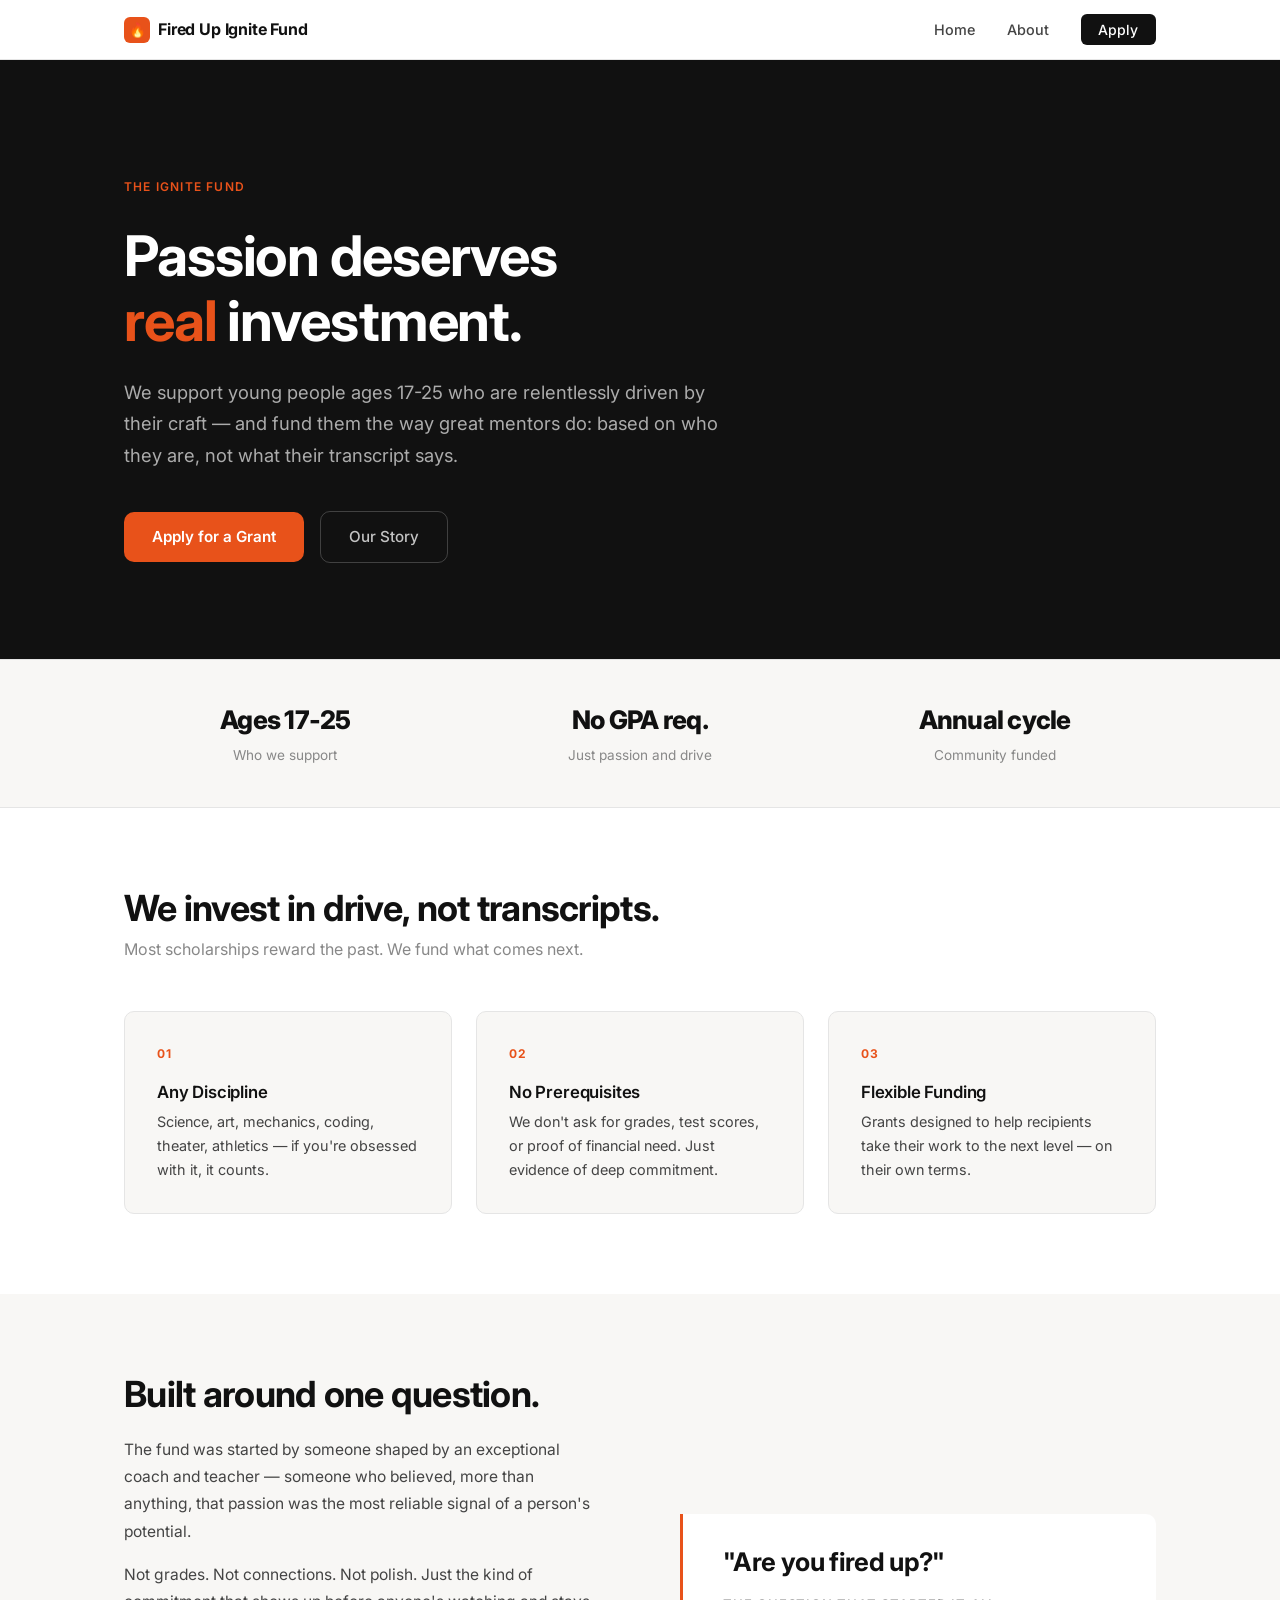
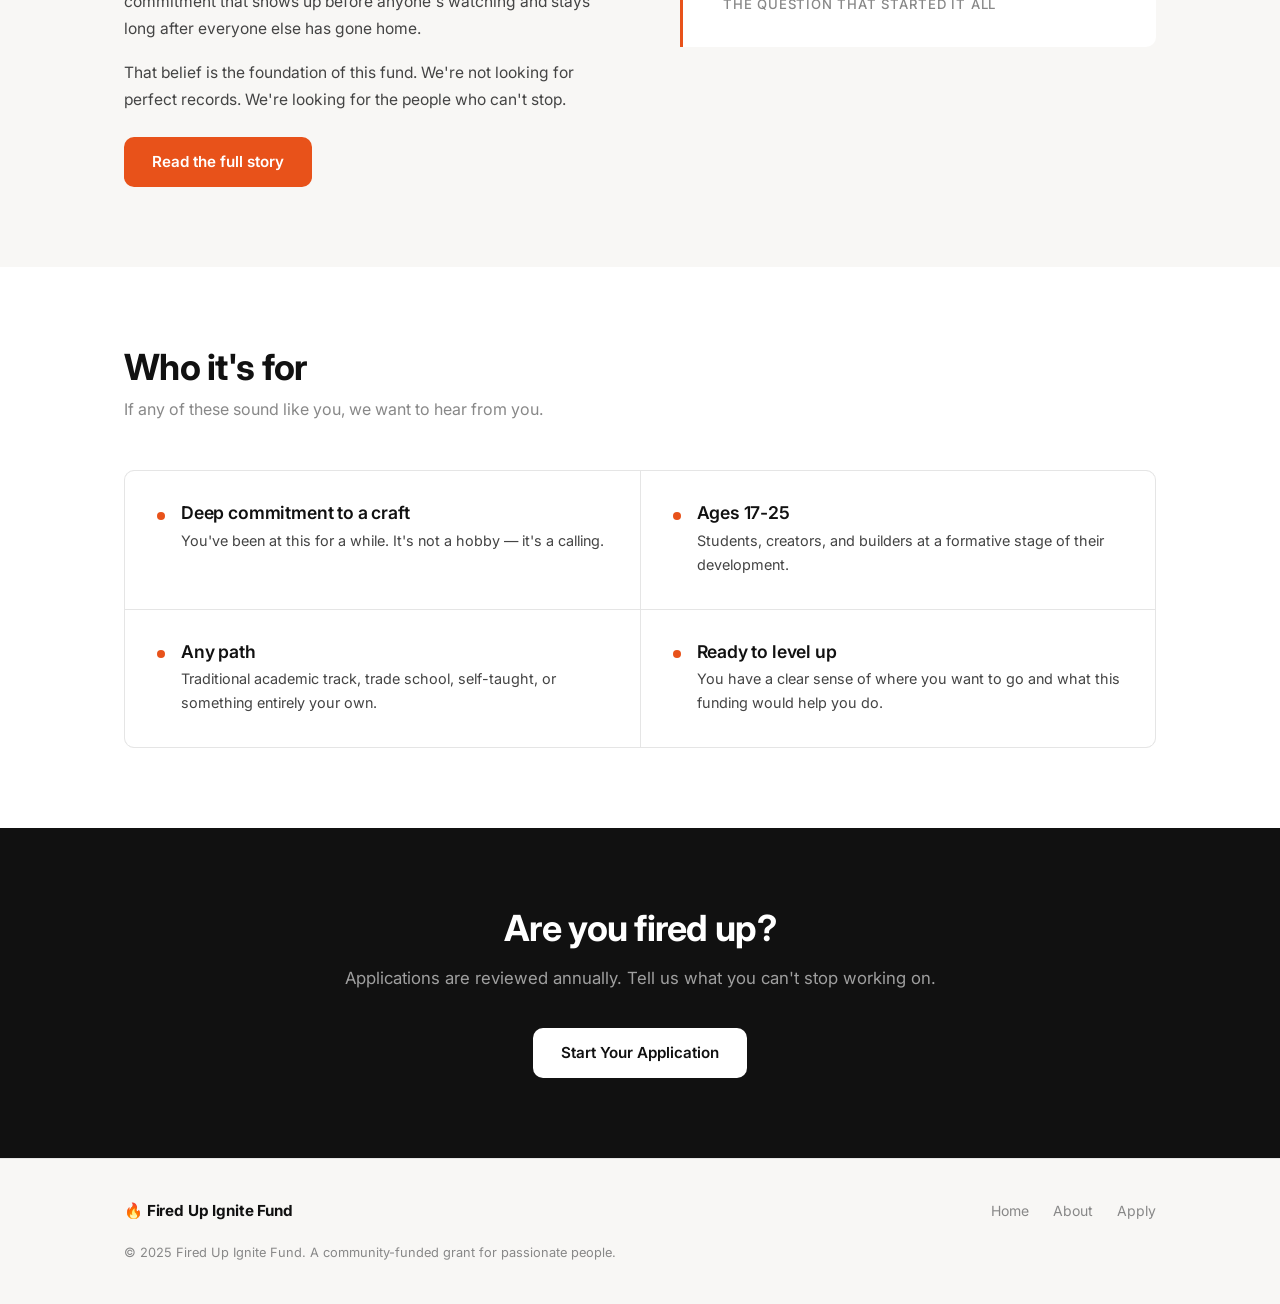
<file: index.html>
<!DOCTYPE html>
<html lang="en">
<head>
  <meta charset="UTF-8" />
  <meta name="viewport" content="width=device-width, initial-scale=1.0" />
  <title>Fired Up Ignite Fund — Grants for People Who Can't Stop</title>
  <meta name="description" content="The Fired Up Ignite Fund supports young people ages 17-25 who are relentlessly passionate about their craft. No GPA required. Just evidence of fire." />
  <link rel="preconnect" href="https://fonts.googleapis.com" />
  <link rel="preconnect" href="https://fonts.gstatic.com" crossorigin />
  <link href="https://fonts.googleapis.com/css2?family=Inter:wght@400;500;600;700;800&display=swap" rel="stylesheet" />
  <link rel="stylesheet" href="css/style.css" />
</head>
<body>
  <nav>
    <div class="nav-inner">
      <a class="nav-logo" href="index.html"><span class="logo-mark">🔥</span> Fired Up Ignite Fund</a>
      <ul class="nav-links">
        <li><a href="index.html">Home</a></li>
        <li><a href="about.html">About</a></li>
        <li><a href="apply.html" class="nav-cta">Apply</a></li>
      </ul>
    </div>
  </nav>
  <section class="hero">
    <div class="container">
      <div class="hero-eyebrow">The IGNITE Fund</div>
      <h1>Passion deserves <em>real</em> investment.</h1>
      <p>We support young people ages 17-25 who are relentlessly driven by their craft — and fund them the way great mentors do: based on who they are, not what their transcript says.</p>
      <div class="hero-actions">
        <a href="apply.html" class="btn-primary">Apply for a Grant</a>
        <a href="about.html" class="btn-secondary">Our Story</a>
      </div>
    </div>
  </section>
  <div class="stats">
    <div class="container">
      <div class="stats-grid">
        <div><span class="stat-num">Ages 17-25</span><span class="stat-label">Who we support</span></div>
        <div><span class="stat-num">No GPA req.</span><span class="stat-label">Just passion and drive</span></div>
        <div><span class="stat-num">Annual cycle</span><span class="stat-label">Community funded</span></div>
      </div>
    </div>
  </div>
  <section class="pillars">
    <div class="container">
      <h2>We invest in drive, not transcripts.</h2>
      <p class="lead">Most scholarships reward the past. We fund what comes next.</p>
      <div class="pillars-grid">
        <div class="pillar-card"><span class="pillar-num">01</span><h3>Any Discipline</h3><p>Science, art, mechanics, coding, theater, athletics — if you're obsessed with it, it counts.</p></div>
        <div class="pillar-card"><span class="pillar-num">02</span><h3>No Prerequisites</h3><p>We don't ask for grades, test scores, or proof of financial need. Just evidence of deep commitment.</p></div>
        <div class="pillar-card"><span class="pillar-num">03</span><h3>Flexible Funding</h3><p>Grants designed to help recipients take their work to the next level — on their own terms.</p></div>
      </div>
    </div>
  </section>
  <section class="story">
    <div class="container">
      <div class="story-inner">
        <div class="story-text">
          <h2>Built around one question.</h2>
          <p>The fund was started by someone shaped by an exceptional coach and teacher — someone who believed, more than anything, that passion was the most reliable signal of a person's potential.</p>
          <p>Not grades. Not connections. Not polish. Just the kind of commitment that shows up before anyone's watching and stays long after everyone else has gone home.</p>
          <p>That belief is the foundation of this fund. We're not looking for perfect records. We're looking for the people who can't stop.</p>
          <a href="about.html" class="btn-primary">Read the full story</a>
        </div>
        <div class="story-pull">
          <blockquote>"Are you fired up?"</blockquote>
          <cite>The question that started it all</cite>
        </div>
      </div>
    </div>
  </section>
  <section class="eligibility">
    <div class="container">
      <h2>Who it's for</h2>
      <p class="lead">If any of these sound like you, we want to hear from you.</p>
      <div class="elig-grid">
        <div class="elig-card"><div class="elig-dot"></div><div><h3>Deep commitment to a craft</h3><p>You've been at this for a while. It's not a hobby — it's a calling.</p></div></div>
        <div class="elig-card"><div class="elig-dot"></div><div><h3>Ages 17-25</h3><p>Students, creators, and builders at a formative stage of their development.</p></div></div>
        <div class="elig-card"><div class="elig-dot"></div><div><h3>Any path</h3><p>Traditional academic track, trade school, self-taught, or something entirely your own.</p></div></div>
        <div class="elig-card"><div class="elig-dot"></div><div><h3>Ready to level up</h3><p>You have a clear sense of where you want to go and what this funding would help you do.</p></div></div>
      </div>
    </div>
  </section>
  <section class="cta-banner">
    <div class="container">
      <h2>Are you fired up?</h2>
      <p>Applications are reviewed annually. Tell us what you can't stop working on.</p>
      <a href="apply.html" class="btn-white">Start Your Application</a>
    </div>
  </section>
  <footer>
    <div class="container">
      <div class="footer-inner">
        <span class="footer-logo">🔥 Fired Up Ignite Fund</span>
        <ul class="footer-links">
          <li><a href="index.html">Home</a></li>
          <li><a href="about.html">About</a></li>
          <li><a href="apply.html">Apply</a></li>
        </ul>
      </div>
      <p class="footer-copy">© 2025 Fired Up Ignite Fund. A community-funded grant for passionate people.</p>
    </div>
  </footer>
</body>
</html>
</file>
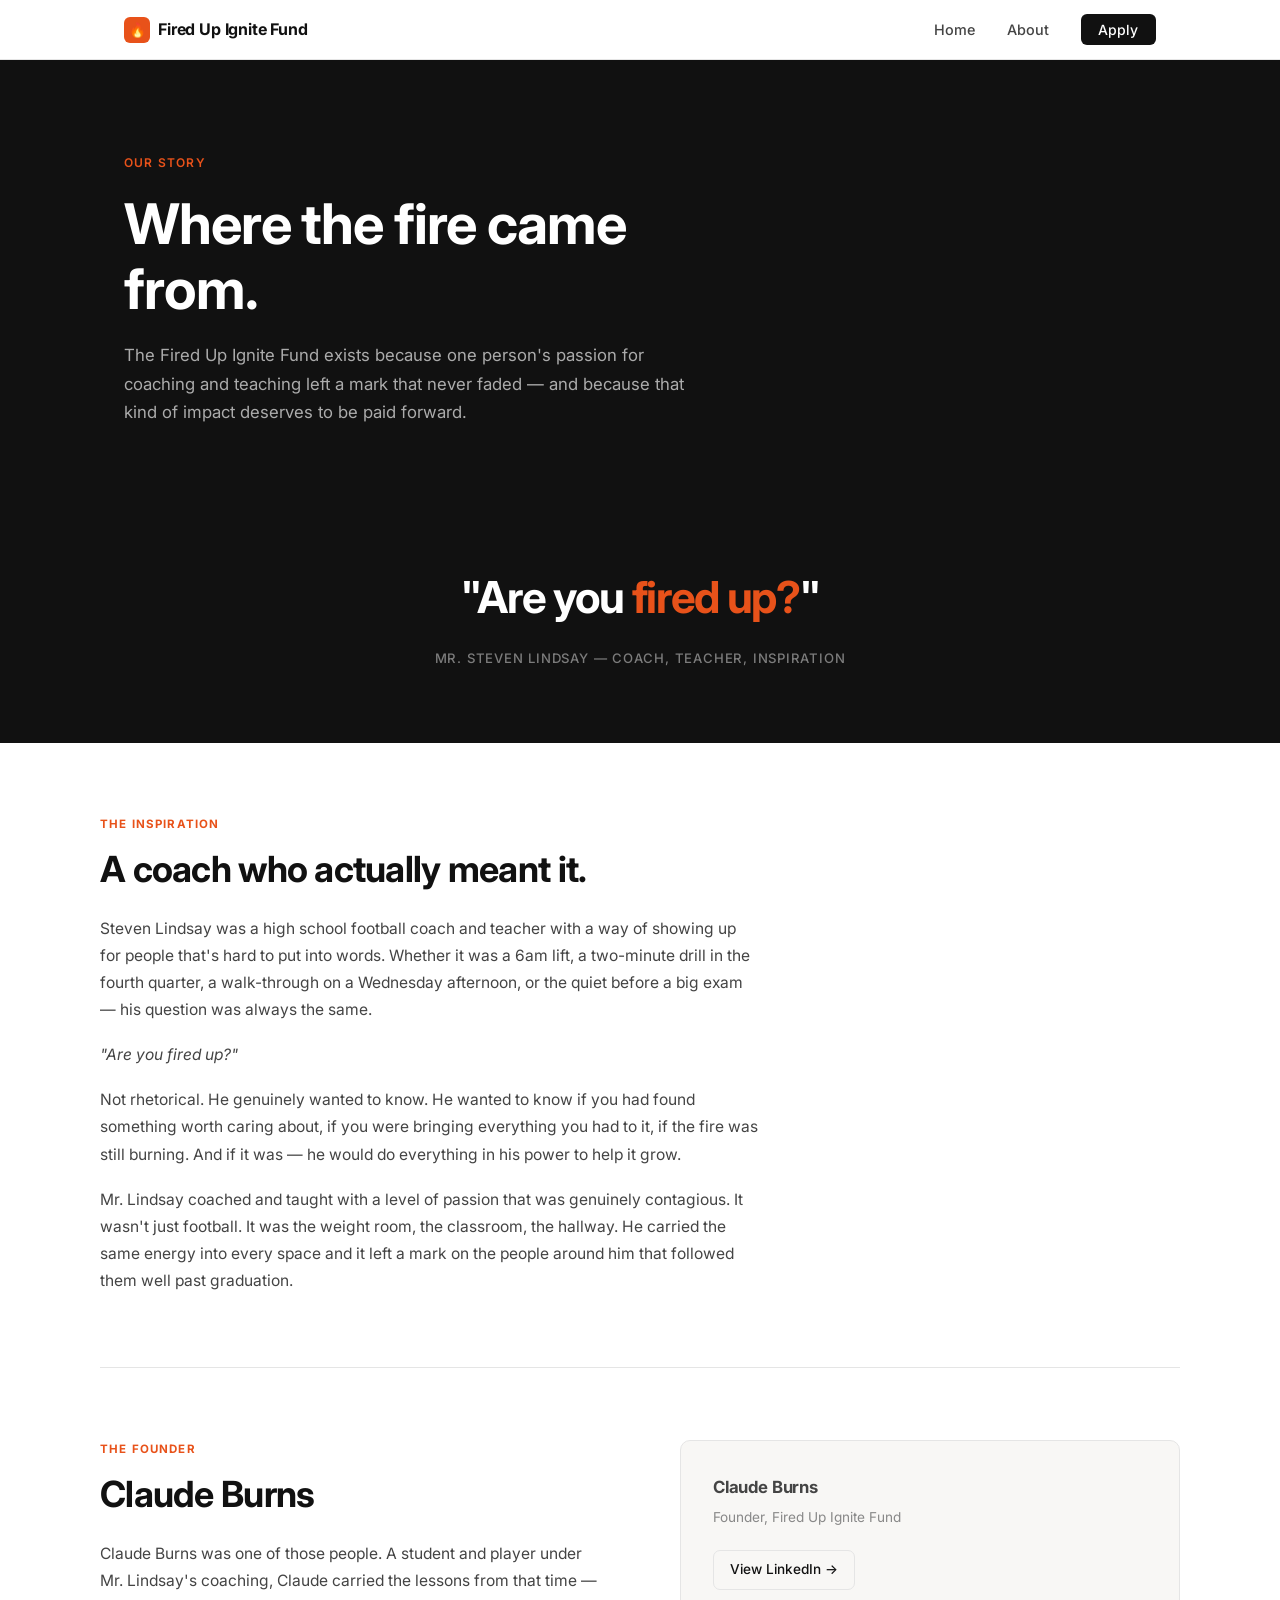
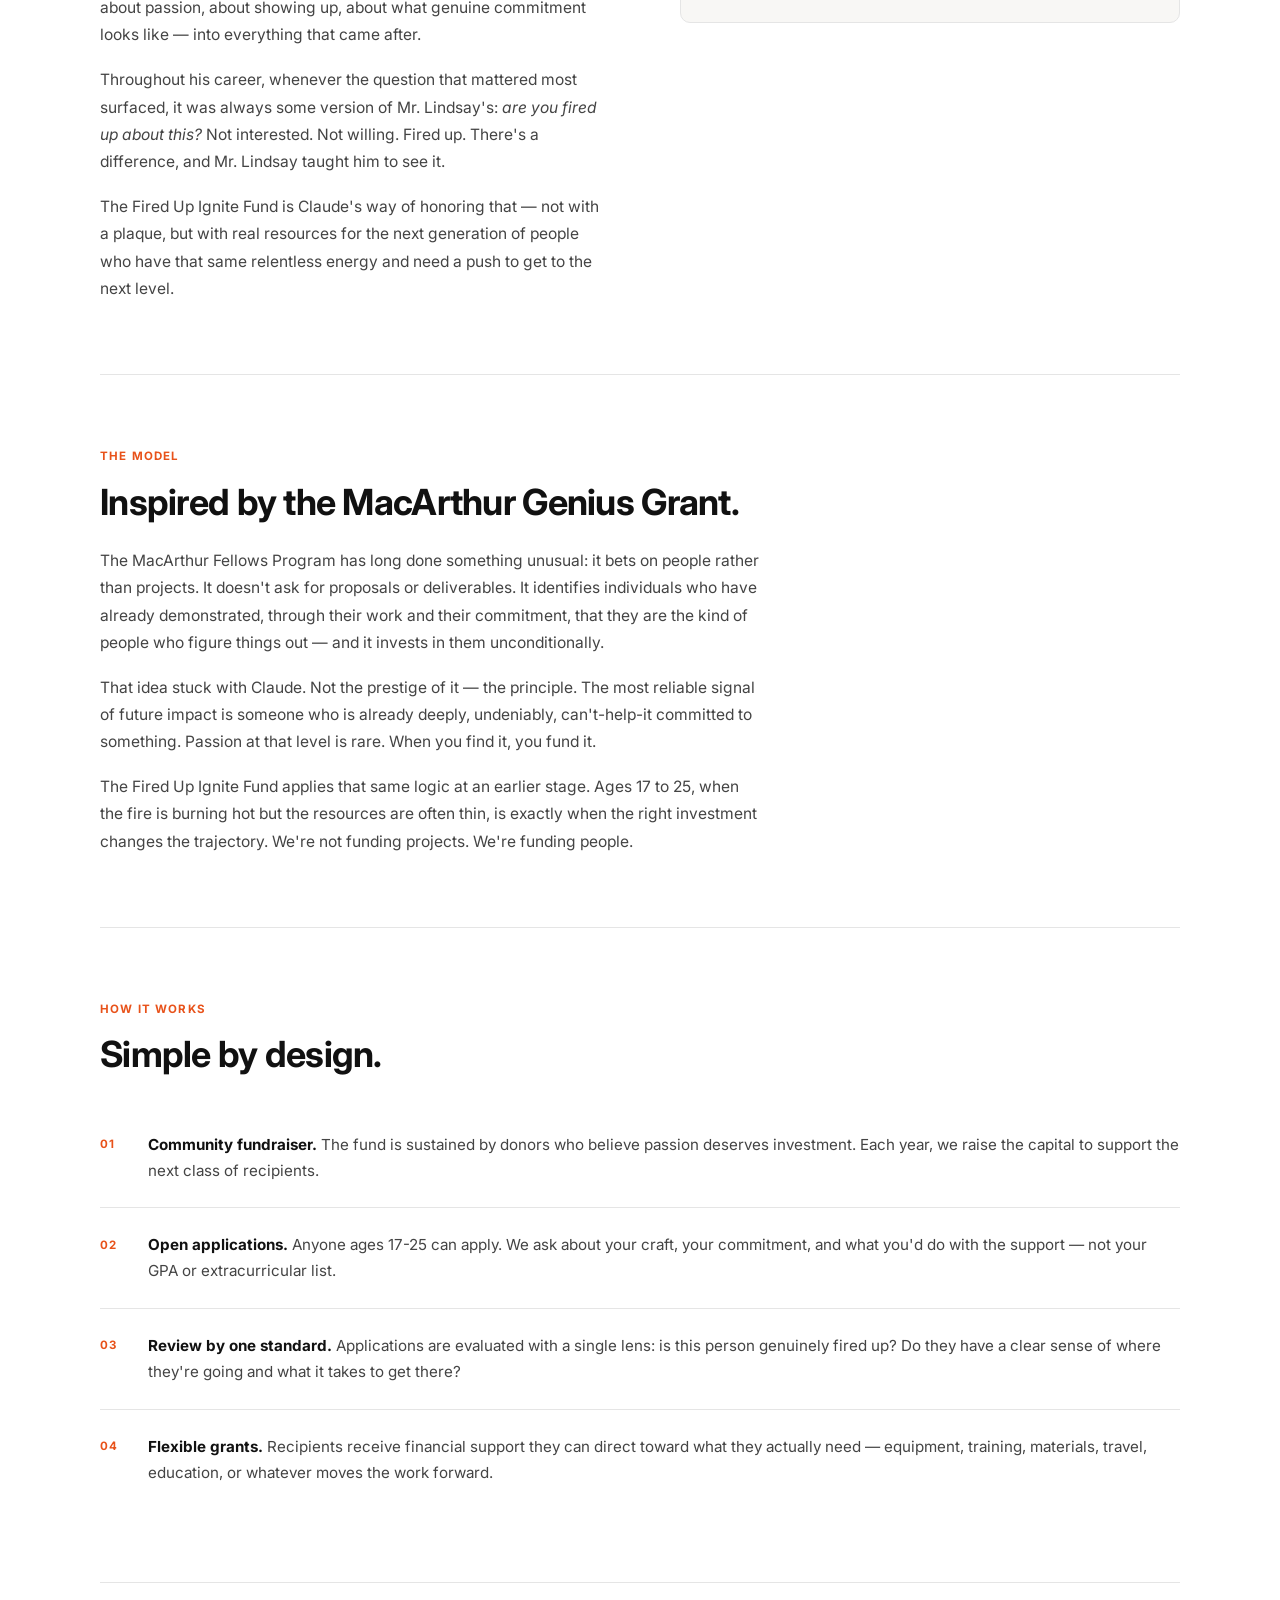
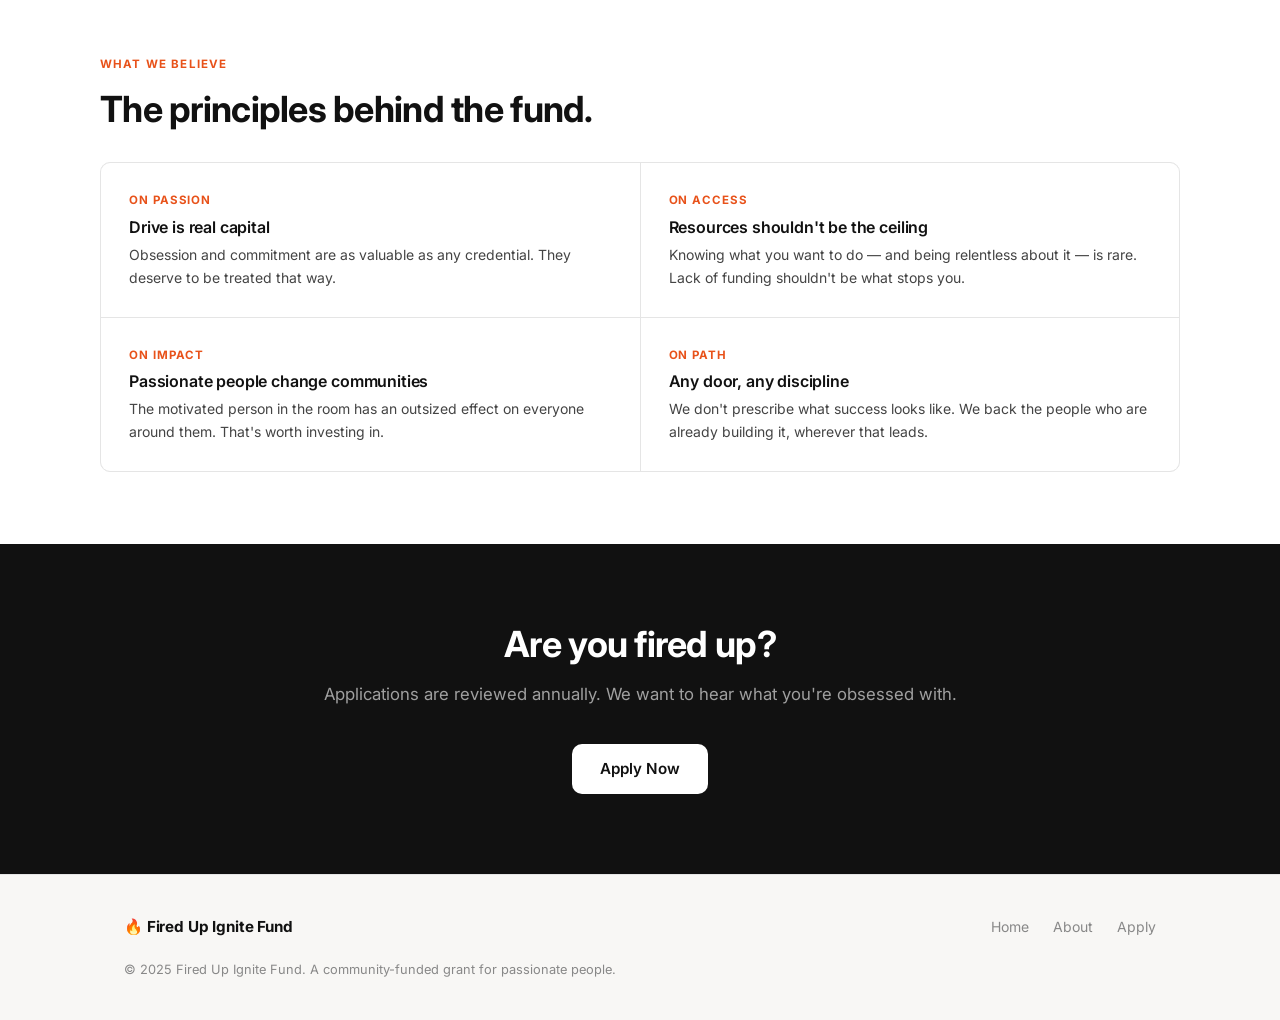
<file: about.html>
<!DOCTYPE html>
<html lang="en">
<head>
  <meta charset="UTF-8" />
  <meta name="viewport" content="width=device-width, initial-scale=1.0" />
  <title>About — Fired Up Ignite Fund</title>
  <meta name="description" content="The story behind the Fired Up Ignite Fund — founded by Claude Burns, inspired by a coach and teacher who believed passion was the most reliable signal of potential." />
  <link rel="preconnect" href="https://fonts.googleapis.com" />
  <link rel="preconnect" href="https://fonts.gstatic.com" crossorigin />
  <link href="https://fonts.googleapis.com/css2?family=Inter:wght@400;500;600;700;800&display=swap" rel="stylesheet" />
  <link rel="stylesheet" href="css/style.css" />
</head>
<body>
  <nav>
    <div class="nav-inner">
      <a class="nav-logo" href="index.html"><span class="logo-mark">🔥</span> Fired Up Ignite Fund</a>
      <ul class="nav-links">
        <li><a href="index.html">Home</a></li>
        <li><a href="about.html">About</a></li>
        <li><a href="apply.html" class="nav-cta">Apply</a></li>
      </ul>
    </div>
  </nav>

  <section class="about-hero">
    <div class="container">
      <div class="hero-eyebrow">Our Story</div>
      <h1>Where the fire came from.</h1>
      <p>The Fired Up Ignite Fund exists because one person's passion for coaching and teaching left a mark that never faded — and because that kind of impact deserves to be paid forward.</p>
    </div>
  </section>

  <div class="big-quote">
    <div class="container">
      <blockquote>"Are you <em>fired up?</em>"</blockquote>
      <cite>Mr. Steven Lindsay — Coach, Teacher, Inspiration</cite>
    </div>
  </div>

  <div class="about-body">

    <section class="about-section container">
      <span class="about-label">The Inspiration</span>
      <h2>A coach who actually meant it.</h2>
      <p>Steven Lindsay was a high school football coach and teacher with a way of showing up for people that's hard to put into words. Whether it was a 6am lift, a two-minute drill in the fourth quarter, a walk-through on a Wednesday afternoon, or the quiet before a big exam — his question was always the same.</p>
      <p><em>"Are you fired up?"</em></p>
      <p>Not rhetorical. He genuinely wanted to know. He wanted to know if you had found something worth caring about, if you were bringing everything you had to it, if the fire was still burning. And if it was — he would do everything in his power to help it grow.</p>
      <p>Mr. Lindsay coached and taught with a level of passion that was genuinely contagious. It wasn't just football. It was the weight room, the classroom, the hallway. He carried the same energy into every space and it left a mark on the people around him that followed them well past graduation.</p>
    </section>

    <section class="about-section container">
      <div class="founder-block">
        <div class="about-section-text">
          <span class="about-label">The Founder</span>
          <h2>Claude Burns</h2>
          <p>Claude Burns was one of those people. A student and player under Mr. Lindsay's coaching, Claude carried the lessons from that time — about passion, about showing up, about what genuine commitment looks like — into everything that came after.</p>
          <p>Throughout his career, whenever the question that mattered most surfaced, it was always some version of Mr. Lindsay's: <em>are you fired up about this?</em> Not interested. Not willing. Fired up. There's a difference, and Mr. Lindsay taught him to see it.</p>
          <p>The Fired Up Ignite Fund is Claude's way of honoring that — not with a plaque, but with real resources for the next generation of people who have that same relentless energy and need a push to get to the next level.</p>
        </div>
        <div class="founder-aside">
          <p class="founder-name">Claude Burns</p>
          <p class="founder-title">Founder, Fired Up Ignite Fund</p>
          <a href="https://www.linkedin.com/in/claudeburns" target="_blank" rel="noopener noreferrer" class="btn-outline">View LinkedIn →</a>
        </div>
      </div>
    </section>

    <section class="about-section container">
      <span class="about-label">The Model</span>
      <h2>Inspired by the MacArthur Genius Grant.</h2>
      <p>The MacArthur Fellows Program has long done something unusual: it bets on people rather than projects. It doesn't ask for proposals or deliverables. It identifies individuals who have already demonstrated, through their work and their commitment, that they are the kind of people who figure things out — and it invests in them unconditionally.</p>
      <p>That idea stuck with Claude. Not the prestige of it — the principle. The most reliable signal of future impact is someone who is already deeply, undeniably, can't-help-it committed to something. Passion at that level is rare. When you find it, you fund it.</p>
      <p>The Fired Up Ignite Fund applies that same logic at an earlier stage. Ages 17 to 25, when the fire is burning hot but the resources are often thin, is exactly when the right investment changes the trajectory. We're not funding projects. We're funding people.</p>
    </section>

    <section class="about-section container">
      <span class="about-label">How It Works</span>
      <h2>Simple by design.</h2>
      <div class="timeline">
        <div class="timeline-item"><span class="timeline-num">01</span><p><strong>Community fundraiser.</strong> The fund is sustained by donors who believe passion deserves investment. Each year, we raise the capital to support the next class of recipients.</p></div>
        <div class="timeline-item"><span class="timeline-num">02</span><p><strong>Open applications.</strong> Anyone ages 17-25 can apply. We ask about your craft, your commitment, and what you'd do with the support — not your GPA or extracurricular list.</p></div>
        <div class="timeline-item"><span class="timeline-num">03</span><p><strong>Review by one standard.</strong> Applications are evaluated with a single lens: is this person genuinely fired up? Do they have a clear sense of where they're going and what it takes to get there?</p></div>
        <div class="timeline-item"><span class="timeline-num">04</span><p><strong>Flexible grants.</strong> Recipients receive financial support they can direct toward what they actually need — equipment, training, materials, travel, education, or whatever moves the work forward.</p></div>
      </div>
    </section>

    <section class="about-section container">
      <span class="about-label">What We Believe</span>
      <h2>The principles behind the fund.</h2>
      <div class="values-grid">
        <div class="value-item"><span class="value-label">On passion</span><h3>Drive is real capital</h3><p>Obsession and commitment are as valuable as any credential. They deserve to be treated that way.</p></div>
        <div class="value-item"><span class="value-label">On access</span><h3>Resources shouldn't be the ceiling</h3><p>Knowing what you want to do — and being relentless about it — is rare. Lack of funding shouldn't be what stops you.</p></div>
        <div class="value-item"><span class="value-label">On impact</span><h3>Passionate people change communities</h3><p>The motivated person in the room has an outsized effect on everyone around them. That's worth investing in.</p></div>
        <div class="value-item"><span class="value-label">On path</span><h3>Any door, any discipline</h3><p>We don't prescribe what success looks like. We back the people who are already building it, wherever that leads.</p></div>
      </div>
    </section>

  </div>

  <section class="cta-banner">
    <div class="container">
      <h2>Are you fired up?</h2>
      <p>Applications are reviewed annually. We want to hear what you're obsessed with.</p>
      <a href="apply.html" class="btn-white">Apply Now</a>
    </div>
  </section>

  <footer>
    <div class="container">
      <div class="footer-inner">
        <span class="footer-logo">🔥 Fired Up Ignite Fund</span>
        <ul class="footer-links">
          <li><a href="index.html">Home</a></li>
          <li><a href="about.html">About</a></li>
          <li><a href="apply.html">Apply</a></li>
        </ul>
      </div>
      <p class="footer-copy">© 2025 Fired Up Ignite Fund. A community-funded grant for passionate people.</p>
    </div>
  </footer>
</body>
</html>
</file>
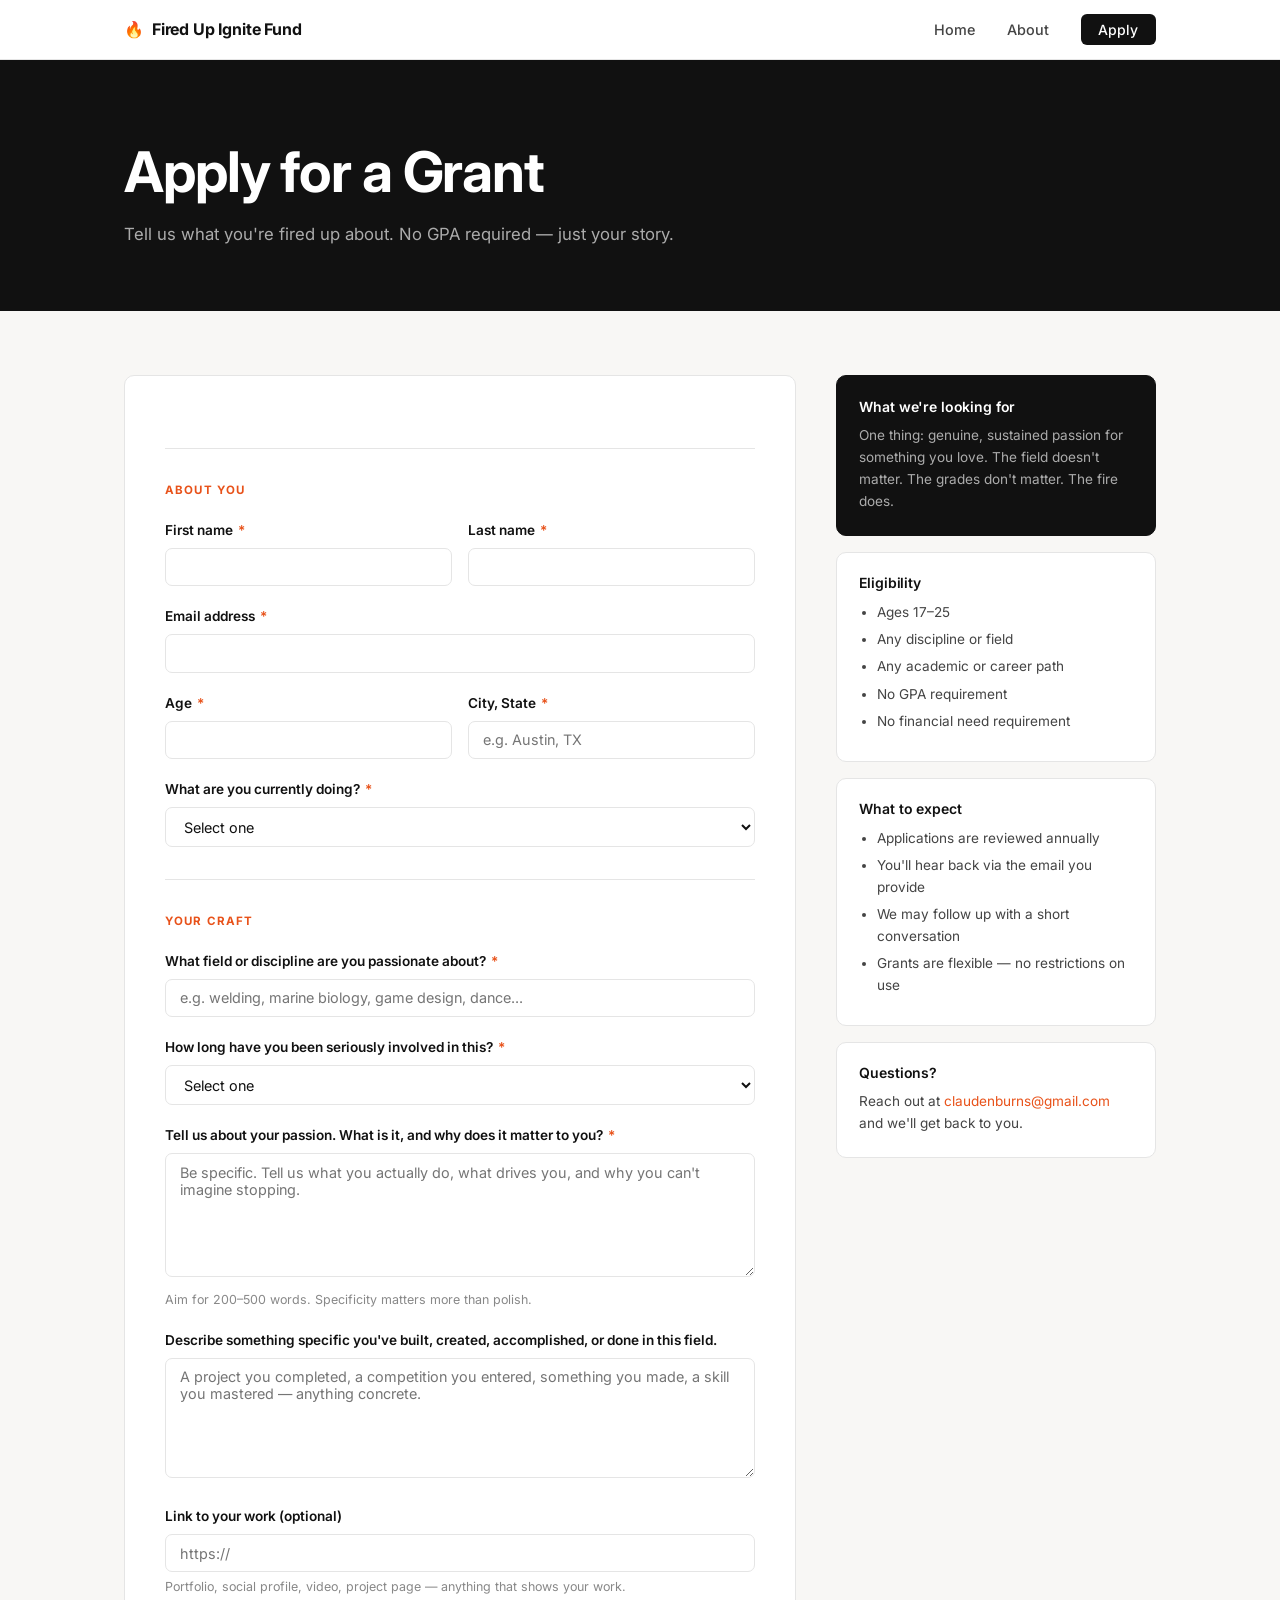
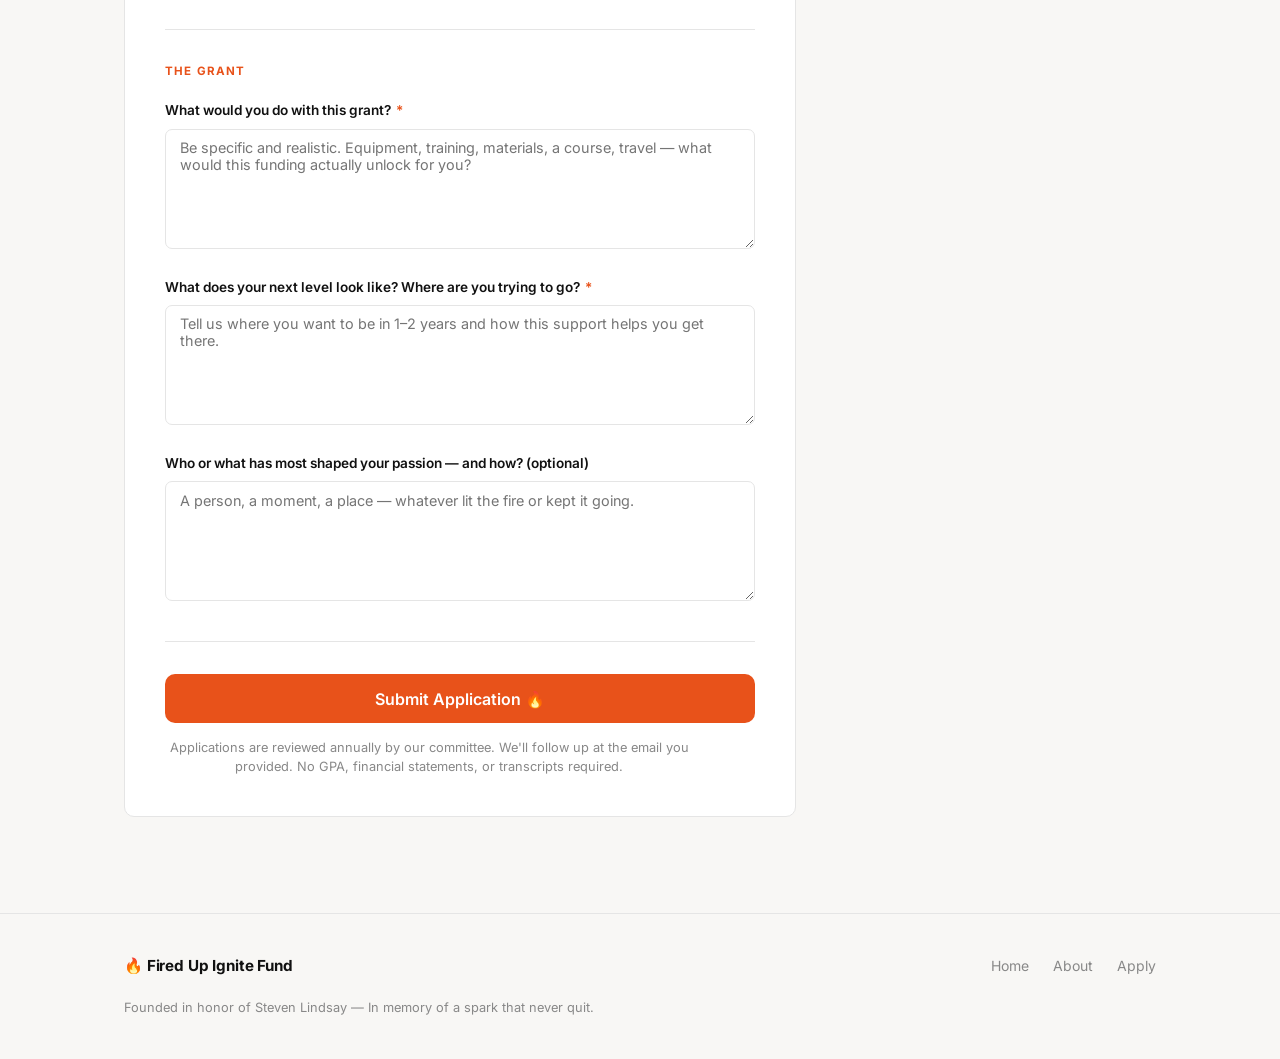
<file: apply.html>
<!DOCTYPE html>
<html lang="en">
<head>
  <meta charset="UTF-8" />
  <meta name="viewport" content="width=device-width, initial-scale=1.0" />
  <title>Apply — Fired Up Ignite Fund</title>
  <meta name="description" content="Apply for a Fired Up Ignite Fund grant or scholarship. Open to passionate young people ages 17-25 in any discipline." />
  <link rel="preconnect" href="https://fonts.googleapis.com" />
  <link rel="preconnect" href="https://fonts.gstatic.com" crossorigin />
  <link href="https://fonts.googleapis.com/css2?family=Inter:wght@400;500;600;700;800&display=swap" rel="stylesheet" />
  <link rel="stylesheet" href="css/style.css" />
</head>
<body>

  <!-- Nav -->
  <nav>
    <div class="nav-inner">
      <a class="nav-logo" href="index.html">
        <span class="flame">🔥</span> Fired Up Ignite Fund
      </a>
      <ul class="nav-links">
        <li><a href="index.html">Home</a></li>
        <li><a href="about.html">About</a></li>
        <li><a href="apply.html" class="nav-cta">Apply</a></li>
      </ul>
    </div>
  </nav>

  <!-- Hero -->
  <section class="apply-hero">
    <div class="container">
      <h1>Apply for a Grant</h1>
      <p>Tell us what you're fired up about. No GPA required — just your story.</p>
    </div>
  </section>

  <!-- Application body -->
  <section class="apply-body">
    <div class="container">
      <div class="apply-grid">

        <!-- Form -->
        <div>
          <div class="form-card">

            <!-- Success state (shown after submission) -->
            <div class="form-success" id="form-success">
              <div class="check">✅</div>
              <h2>Application received.</h2>
              <p>Thank you for applying. We review applications annually and will be in touch. Keep doing what you love.</p>
            </div>

            <!-- The form -->
            <form
              id="application-form"
              name="ignite-application"
              method="POST"
              data-netlify="true"
              netlify-honeypot="bot-field"
            >
              <!-- Honeypot (hidden from humans, catches bots) -->
              <p style="display:none;">
                <label>Don't fill this out: <input name="bot-field" /></label>
              </p>
              <input type="hidden" name="form-name" value="ignite-application" />

              <!-- Section: About You -->
              <div class="form-section-label">About You</div>

              <div class="form-row">
                <div class="form-group">
                  <label for="first-name">First name <span class="req">*</span></label>
                  <input type="text" id="first-name" name="first-name" required autocomplete="given-name" />
                </div>
                <div class="form-group">
                  <label for="last-name">Last name <span class="req">*</span></label>
                  <input type="text" id="last-name" name="last-name" required autocomplete="family-name" />
                </div>
              </div>

              <div class="form-group">
                <label for="email">Email address <span class="req">*</span></label>
                <input type="email" id="email" name="email" required autocomplete="email" />
              </div>

              <div class="form-row">
                <div class="form-group">
                  <label for="age">Age <span class="req">*</span></label>
                  <input type="number" id="age" name="age" min="17" max="25" required />
                </div>
                <div class="form-group">
                  <label for="location">City, State <span class="req">*</span></label>
                  <input type="text" id="location" name="location" placeholder="e.g. Austin, TX" required />
                </div>
              </div>

              <div class="form-group">
                <label for="current-path">What are you currently doing? <span class="req">*</span></label>
                <select id="current-path" name="current-path" required>
                  <option value="" disabled selected>Select one</option>
                  <option value="high-school">High school student</option>
                  <option value="college">College / university student</option>
                  <option value="trade-school">Trade school or vocational program</option>
                  <option value="self-taught">Self-taught / independent</option>
                  <option value="working">Working full or part time</option>
                  <option value="other">Other</option>
                </select>
              </div>

              <!-- Section: Your Craft -->
              <div class="form-section-label">Your Craft</div>

              <div class="form-group">
                <label for="discipline">What field or discipline are you passionate about? <span class="req">*</span></label>
                <input type="text" id="discipline" name="discipline" placeholder="e.g. welding, marine biology, game design, dance..." required />
              </div>

              <div class="form-group">
                <label for="how-long">How long have you been seriously involved in this? <span class="req">*</span></label>
                <select id="how-long" name="how-long" required>
                  <option value="" disabled selected>Select one</option>
                  <option value="under-1">Less than 1 year</option>
                  <option value="1-2">1–2 years</option>
                  <option value="3-5">3–5 years</option>
                  <option value="5-plus">More than 5 years</option>
                </select>
              </div>

              <div class="form-group">
                <label for="passion-story">Tell us about your passion. What is it, and why does it matter to you? <span class="req">*</span></label>
                <textarea id="passion-story" name="passion-story" rows="6" placeholder="Be specific. Tell us what you actually do, what drives you, and why you can't imagine stopping." required></textarea>
                <p class="char-hint">Aim for 200–500 words. Specificity matters more than polish.</p>
              </div>

              <div class="form-group">
                <label for="evidence">Describe something specific you've built, created, accomplished, or done in this field.</label>
                <textarea id="evidence" name="evidence" rows="4" placeholder="A project you completed, a competition you entered, something you made, a skill you mastered — anything concrete."></textarea>
              </div>

              <div class="form-group">
                <label for="portfolio-url">Link to your work (optional)</label>
                <input type="url" id="portfolio-url" name="portfolio-url" placeholder="https://" />
                <p class="char-hint">Portfolio, social profile, video, project page — anything that shows your work.</p>
              </div>

              <!-- Section: The Grant -->
              <div class="form-section-label">The Grant</div>

              <div class="form-group">
                <label for="use-of-funds">What would you do with this grant? <span class="req">*</span></label>
                <textarea id="use-of-funds" name="use-of-funds" rows="4" placeholder="Be specific and realistic. Equipment, training, materials, a course, travel — what would this funding actually unlock for you?" required></textarea>
              </div>

              <div class="form-group">
                <label for="next-level">What does your next level look like? Where are you trying to go? <span class="req">*</span></label>
                <textarea id="next-level" name="next-level" rows="4" placeholder="Tell us where you want to be in 1–2 years and how this support helps you get there." required></textarea>
              </div>

              <div class="form-group">
                <label for="inspiration">Who or what has most shaped your passion — and how? (optional)</label>
                <textarea id="inspiration" name="inspiration" rows="3" placeholder="A person, a moment, a place — whatever lit the fire or kept it going."></textarea>
              </div>

              <!-- Submit -->
              <div class="form-submit">
                <button type="submit" class="btn-submit">Submit Application 🔥</button>
                <p class="form-disclaimer">Applications are reviewed annually by our committee. We'll follow up at the email you provided. No GPA, financial statements, or transcripts required.</p>
              </div>

            </form>
          </div>
        </div>

        <!-- Sidebar -->
        <div class="apply-sidebar">

          <div class="sidebar-card sidebar-highlight">
            <h3>What we're looking for</h3>
            <p>One thing: genuine, sustained passion for something you love. The field doesn't matter. The grades don't matter. The fire does.</p>
          </div>

          <div class="sidebar-card">
            <h3>Eligibility</h3>
            <ul>
              <li>Ages 17–25</li>
              <li>Any discipline or field</li>
              <li>Any academic or career path</li>
              <li>No GPA requirement</li>
              <li>No financial need requirement</li>
            </ul>
          </div>

          <div class="sidebar-card">
            <h3>What to expect</h3>
            <ul>
              <li>Applications are reviewed annually</li>
              <li>You'll hear back via the email you provide</li>
              <li>We may follow up with a short conversation</li>
              <li>Grants are flexible — no restrictions on use</li>
            </ul>
          </div>

          <div class="sidebar-card">
            <h3>Questions?</h3>
            <p>Reach out at <a href="mailto:claudenburns@gmail.com">claudenburns@gmail.com</a> and we'll get back to you.</p>
          </div>

        </div>

      </div>
    </div>
  </section>

  <!-- Footer -->
  <footer>
    <div class="container">
      <div class="footer-inner">
        <span class="footer-logo">🔥 Fired Up Ignite Fund</span>
        <ul class="footer-links">
          <li><a href="index.html">Home</a></li>
          <li><a href="about.html">About</a></li>
          <li><a href="apply.html">Apply</a></li>
        </ul>
      </div>
      <p class="footer-copy">Founded in honor of Steven Lindsay &mdash; In memory of a spark that never quit.</p>
    </div>
  </footer>

  <script>
    // Show success state after Netlify form submission
    const params = new URLSearchParams(window.location.search);
    if (params.get('submitted') === 'true') {
      document.getElementById('application-form').style.display = 'none';
      document.getElementById('form-success').style.display = 'block';
    }

    // Client-side: redirect to ?submitted=true after submit
    // (Netlify handles the POST; this gives a clean success UX)
    document.getElementById('application-form').addEventListener('submit', function(e) {
      // Let Netlify handle the POST naturally
      // The redirect below gives a success state on return
    });
  </script>

</body>
</html>
</file>
<file: css/style.css>
/* ============================================================
   Fired Up Ignite Fund — Main Stylesheet
   ============================================================ */

:root {
  --orange: #E8521A;
  --orange-dark: #C94214;
  --charcoal: #111111;
  --body-text: #444444;
  --mid-gray: #888888;
  --border: #E5E5E5;
  --off-white: #F8F7F5;
  --white: #FFFFFF;
  --max-width: 1080px;
  --radius: 10px;
  --font: 'Inter', system-ui, -apple-system, sans-serif;
}

*, *::before, *::after { box-sizing: border-box; margin: 0; padding: 0; }
html { scroll-behavior: smooth; }
body { font-family: var(--font); background: var(--white); color: var(--charcoal); line-height: 1.6; font-size: 17px; -webkit-font-smoothing: antialiased; }
img { max-width: 100%; display: block; }
a { color: var(--orange); text-decoration: none; }
a:hover { text-decoration: underline; }

h1, h2, h3, h4 { line-height: 1.15; font-weight: 700; letter-spacing: -0.02em; color: var(--charcoal); }
h1 { font-size: clamp(2.2rem, 5.5vw, 3.5rem); }
h2 { font-size: clamp(1.6rem, 3vw, 2.25rem); }
h3 { font-size: 1.1rem; font-weight: 600; letter-spacing: -0.01em; }
p { max-width: 66ch; }

.container { width: 100%; max-width: var(--max-width); margin: 0 auto; padding: 0 1.5rem; }
section { padding: 5rem 0; }

nav { position: sticky; top: 0; z-index: 100; background: rgba(255,255,255,0.92); backdrop-filter: blur(12px); -webkit-backdrop-filter: blur(12px); border-bottom: 1px solid var(--border); }
.nav-inner { display: flex; align-items: center; justify-content: space-between; padding: 1rem 1.5rem; max-width: var(--max-width); margin: 0 auto; }
.nav-logo { display: flex; align-items: center; gap: 0.5rem; font-weight: 700; font-size: 1rem; color: var(--charcoal); text-decoration: none; letter-spacing: -0.01em; }
.nav-logo .logo-mark { display: inline-block; width: 26px; height: 26px; background: var(--orange); border-radius: 6px; font-size: 0.85rem; line-height: 26px; text-align: center; }
.nav-links { display: flex; align-items: center; gap: 2rem; list-style: none; }
.nav-links a { color: var(--body-text); font-size: 0.9rem; font-weight: 500; text-decoration: none; transition: color 0.15s; }
.nav-links a:hover { color: var(--charcoal); }
.nav-cta { background: var(--charcoal) !important; color: var(--white) !important; padding: 0.45rem 1.1rem; border-radius: 6px; font-size: 0.875rem !important; transition: opacity 0.15s !important; }
.nav-cta:hover { opacity: 0.8 !important; text-decoration: none !important; }

.hero { background: var(--charcoal); color: var(--white); padding: 7rem 0 6rem; }
.hero-eyebrow { display: inline-block; font-size: 0.75rem; font-weight: 600; letter-spacing: 0.1em; text-transform: uppercase; color: var(--orange); margin-bottom: 1.75rem; }
.hero h1 { color: var(--white); margin-bottom: 1.5rem; max-width: 14ch; }
.hero h1 em { font-style: normal; color: var(--orange); }
.hero p { color: rgba(255,255,255,0.65); font-size: 1.15rem; margin-bottom: 2.5rem; max-width: 50ch; line-height: 1.7; }
.hero-actions { display: flex; align-items: center; gap: 1rem; flex-wrap: wrap; }

.btn-primary { display: inline-block; background: var(--orange); color: var(--white); padding: 0.8rem 1.75rem; border-radius: var(--radius); font-weight: 600; font-size: 0.95rem; text-decoration: none; transition: background 0.15s, transform 0.12s; }
.btn-primary:hover { background: var(--orange-dark); transform: translateY(-1px); text-decoration: none; color: var(--white); }
.btn-secondary { display: inline-block; background: transparent; color: rgba(255,255,255,0.75); padding: 0.8rem 1.75rem; border-radius: var(--radius); font-weight: 500; font-size: 0.95rem; text-decoration: none; border: 1px solid rgba(255,255,255,0.2); transition: border-color 0.15s, color 0.15s; }
.btn-secondary:hover { border-color: rgba(255,255,255,0.5); color: var(--white); text-decoration: none; }

.stats { background: var(--off-white); border-top: 1px solid var(--border); border-bottom: 1px solid var(--border); padding: 2.5rem 0; }
.stats-grid { display: grid; grid-template-columns: repeat(3, 1fr); gap: 2rem; text-align: center; }
.stat-num { font-size: 1.6rem; font-weight: 800; color: var(--charcoal); letter-spacing: -0.03em; display: block; }
.stat-label { font-size: 0.85rem; color: var(--mid-gray); margin-top: 0.25rem; display: block; }

.pillars { background: var(--white); }
.pillars h2 { margin-bottom: 0.5rem; }
.pillars .lead { color: var(--mid-gray); font-size: 1rem; margin-bottom: 3rem; max-width: 56ch; }
.pillars-grid { display: grid; grid-template-columns: repeat(3, 1fr); gap: 1.5rem; }
.pillar-card { padding: 2rem; border: 1px solid var(--border); border-radius: var(--radius); background: var(--off-white); }
.pillar-num { font-size: 0.75rem; font-weight: 700; color: var(--orange); letter-spacing: 0.08em; margin-bottom: 1.25rem; display: block; }
.pillar-card h3 { margin-bottom: 0.5rem; font-size: 1.05rem; }
.pillar-card p { color: var(--body-text); font-size: 0.9rem; max-width: none; line-height: 1.65; }

.story { background: var(--off-white); }
.story-inner { display: grid; grid-template-columns: 1fr 1fr; gap: 5rem; align-items: center; }
.story-text h2 { margin-bottom: 1.25rem; }
.story-text p { color: var(--body-text); margin-bottom: 1rem; max-width: none; font-size: 0.975rem; line-height: 1.75; }
.story-text .btn-primary { margin-top: 0.5rem; }
.story-pull { border-left: 3px solid var(--orange); padding: 2rem 2rem 2rem 2.5rem; background: var(--white); border-radius: 0 var(--radius) var(--radius) 0; }
.story-pull blockquote { font-size: 1.6rem; font-weight: 700; line-height: 1.25; letter-spacing: -0.025em; color: var(--charcoal); margin-bottom: 1rem; }
.story-pull cite { display: block; font-size: 0.82rem; color: var(--mid-gray); font-style: normal; font-weight: 500; text-transform: uppercase; letter-spacing: 0.06em; }

.eligibility { background: var(--white); }
.eligibility h2 { margin-bottom: 0.5rem; }
.eligibility .lead { color: var(--mid-gray); font-size: 1rem; margin-bottom: 3rem; }
.elig-grid { display: grid; grid-template-columns: repeat(2, 1fr); gap: 1px; background: var(--border); border: 1px solid var(--border); border-radius: var(--radius); overflow: hidden; }
.elig-card { background: var(--white); padding: 2rem; display: flex; gap: 1rem; align-items: flex-start; }
.elig-dot { width: 8px; height: 8px; background: var(--orange); border-radius: 50%; flex-shrink: 0; margin-top: 0.55rem; }
.elig-card h3 { margin-bottom: 0.35rem; }
.elig-card p { color: var(--body-text); font-size: 0.9rem; max-width: none; line-height: 1.65; }

.cta-banner { background: var(--charcoal); color: var(--white); text-align: center; padding: 5rem 0; }
.cta-banner h2 { color: var(--white); margin-bottom: 1rem; }
.cta-banner p { color: rgba(255,255,255,0.6); font-size: 1.05rem; margin: 0 auto 2.25rem; }
.btn-white { display: inline-block; background: var(--white); color: var(--charcoal); padding: 0.8rem 1.75rem; border-radius: var(--radius); font-weight: 600; font-size: 0.95rem; text-decoration: none; transition: opacity 0.15s, transform 0.12s; }
.btn-white:hover { opacity: 0.9; transform: translateY(-1px); text-decoration: none; color: var(--charcoal); }

footer { background: var(--off-white); border-top: 1px solid var(--border); color: var(--mid-gray); padding: 2.5rem 0; font-size: 0.875rem; }
.footer-inner { display: flex; justify-content: space-between; align-items: center; flex-wrap: wrap; gap: 1rem; }
.footer-logo { color: var(--charcoal); font-weight: 700; font-size: 0.95rem; letter-spacing: -0.01em; }
.footer-links { display: flex; gap: 1.5rem; list-style: none; }
.footer-links a { color: var(--mid-gray); transition: color 0.15s; }
.footer-links a:hover { color: var(--charcoal); text-decoration: none; }
.footer-copy { margin-top: 1.25rem; font-size: 0.8rem; }

.apply-hero { background: var(--charcoal); color: var(--white); padding: 5rem 0 4rem; }
.apply-hero h1 { color: var(--white); margin-bottom: 1rem; }
.apply-hero p { color: rgba(255,255,255,0.65); font-size: 1.05rem; margin: 0; max-width: 52ch; }
.apply-body { background: var(--off-white); padding: 4rem 0 6rem; }
.apply-grid { display: grid; grid-template-columns: 1fr 320px; gap: 2.5rem; align-items: start; }

.form-card { background: var(--white); border: 1px solid var(--border); border-radius: var(--radius); padding: 2.5rem; }
.form-section-label { font-size: 0.72rem; font-weight: 700; letter-spacing: 0.1em; text-transform: uppercase; color: var(--orange); margin-bottom: 1.25rem; margin-top: 2rem; padding-top: 2rem; border-top: 1px solid var(--border); }
.form-section-label:first-child { margin-top: 0; padding-top: 0; border-top: none; }
.form-group { margin-bottom: 1.25rem; }
.form-row { display: grid; grid-template-columns: 1fr 1fr; gap: 1rem; }
label { display: block; font-size: 0.85rem; font-weight: 600; margin-bottom: 0.4rem; color: var(--charcoal); }
label .req { color: var(--orange); margin-left: 2px; }
input[type="text"], input[type="email"], input[type="number"], input[type="url"], select, textarea { width: 100%; padding: 0.6rem 0.85rem; border: 1px solid var(--border); border-radius: 7px; font-family: var(--font); font-size: 0.9rem; color: var(--charcoal); background: var(--white); transition: border-color 0.15s, box-shadow 0.15s; }
input:focus, select:focus, textarea:focus { outline: none; border-color: var(--orange); box-shadow: 0 0 0 3px rgba(232,82,26,0.1); }
textarea { resize: vertical; min-height: 120px; }
.char-hint { font-size: 0.78rem; color: var(--mid-gray); margin-top: 0.3rem; }
.form-submit { margin-top: 2rem; padding-top: 2rem; border-top: 1px solid var(--border); }
.btn-submit { width: 100%; background: var(--orange); color: var(--white); border: none; padding: 0.9rem; border-radius: var(--radius); font-size: 1rem; font-weight: 600; cursor: pointer; transition: background 0.15s, transform 0.12s; font-family: var(--font); }
.btn-submit:hover { background: var(--orange-dark); transform: translateY(-1px); }
.form-disclaimer { font-size: 0.8rem; color: var(--mid-gray); margin-top: 0.9rem; text-align: center; line-height: 1.5; }

.apply-sidebar { display: flex; flex-direction: column; gap: 1rem; }
.sidebar-card { background: var(--white); border: 1px solid var(--border); border-radius: var(--radius); padding: 1.4rem; }
.sidebar-card h3 { font-size: 0.875rem; margin-bottom: 0.65rem; }
.sidebar-card p, .sidebar-card li { font-size: 0.85rem; color: var(--body-text); max-width: none; }
.sidebar-card ul { padding-left: 1.1rem; }
.sidebar-card li { margin-bottom: 0.35rem; }
.sidebar-highlight { background: var(--charcoal); border-color: var(--charcoal); }
.sidebar-highlight h3 { color: var(--white); }
.sidebar-highlight p { color: rgba(255,255,255,0.65); }

.form-success { display: none; text-align: center; padding: 3rem 2rem; }
.form-success .check { font-size: 2.5rem; margin-bottom: 1rem; }
.form-success h2 { margin-bottom: 0.75rem; }
.form-success p { color: var(--body-text); margin: 0 auto; }

.about-hero { background: var(--charcoal); color: var(--white); padding: 5.5rem 0 4.5rem; }
.about-hero .hero-eyebrow { margin-bottom: 1.25rem; }
.about-hero h1 { color: var(--white); margin-bottom: 1.25rem; max-width: 16ch; }
.about-hero p { color: rgba(255,255,255,0.65); font-size: 1.05rem; max-width: 52ch; line-height: 1.7; }

.about-body { background: var(--white); }
.about-section { padding: 4.5rem 0; border-bottom: 1px solid var(--border); }
.about-section:last-child { border-bottom: none; }
.about-label { font-size: 0.72rem; font-weight: 700; letter-spacing: 0.1em; text-transform: uppercase; color: var(--orange); margin-bottom: 1rem; display: block; }
.about-section h2 { margin-bottom: 1.5rem; }
.about-section p { color: var(--body-text); margin-bottom: 1.1rem; max-width: 66ch; font-size: 0.975rem; line-height: 1.75; }
.about-section p:last-child { margin-bottom: 0; }

.founder-block { display: grid; grid-template-columns: 1fr 1fr; gap: 5rem; align-items: start; }
.founder-aside { background: var(--off-white); border: 1px solid var(--border); border-radius: var(--radius); padding: 2rem; }
.founder-aside .founder-name { font-weight: 700; font-size: 1.05rem; letter-spacing: -0.01em; margin-bottom: 0.25rem; }
.founder-aside .founder-title { font-size: 0.85rem; color: var(--mid-gray); margin-bottom: 1.25rem; }
.founder-aside .btn-outline { display: inline-block; border: 1px solid var(--border); color: var(--charcoal); padding: 0.5rem 1rem; border-radius: 7px; font-size: 0.85rem; font-weight: 500; text-decoration: none; transition: border-color 0.15s; }
.founder-aside .btn-outline:hover { border-color: var(--charcoal); text-decoration: none; }

.big-quote { background: var(--charcoal); color: var(--white); padding: 4.5rem 0; text-align: center; }
.big-quote blockquote { font-size: clamp(1.75rem, 4vw, 2.75rem); font-weight: 700; letter-spacing: -0.03em; line-height: 1.2; color: var(--white); max-width: 18ch; margin: 0 auto 1.25rem; }
.big-quote blockquote em { font-style: normal; color: var(--orange); }
.big-quote cite { font-size: 0.82rem; color: rgba(255,255,255,0.45); font-style: normal; font-weight: 500; letter-spacing: 0.06em; text-transform: uppercase; }

.timeline { margin-top: 2rem; display: flex; flex-direction: column; gap: 0; }
.timeline-item { display: flex; gap: 1.5rem; align-items: flex-start; padding: 1.5rem 0; border-bottom: 1px solid var(--border); }
.timeline-item:last-child { border-bottom: none; }
.timeline-num { font-size: 0.72rem; font-weight: 700; color: var(--orange); letter-spacing: 0.06em; flex-shrink: 0; padding-top: 0.2rem; width: 24px; }
.timeline-item p { color: var(--body-text); font-size: 0.95rem; max-width: none; margin: 0; line-height: 1.7; }
.timeline-item strong { color: var(--charcoal); }

.values-grid { display: grid; grid-template-columns: repeat(2, 1fr); gap: 1px; background: var(--border); border: 1px solid var(--border); border-radius: var(--radius); overflow: hidden; margin-top: 2rem; }
.value-item { padding: 1.75rem; background: var(--white); }
.value-label { font-size: 0.72rem; font-weight: 700; color: var(--orange); letter-spacing: 0.08em; text-transform: uppercase; display: block; margin-bottom: 0.5rem; }
.value-item h3 { font-size: 1rem; margin-bottom: 0.4rem; }
.value-item p { color: var(--body-text); font-size: 0.875rem; max-width: none; margin: 0; line-height: 1.65; }

@media (max-width: 768px) {
  .nav-links { display: none; }
  .stats-grid { grid-template-columns: 1fr; gap: 1.5rem; }
  .pillars-grid { grid-template-columns: 1fr; }
  .story-inner { grid-template-columns: 1fr; gap: 2.5rem; }
  .elig-grid { grid-template-columns: 1fr; }
  .apply-grid { grid-template-columns: 1fr; }
  .apply-sidebar { order: -1; }
  .form-row { grid-template-columns: 1fr; }
  .footer-inner { flex-direction: column; gap: 1.25rem; }
  .btn-secondary { display: block; text-align: center; }
  .hero-actions { flex-direction: column; align-items: flex-start; }
  .founder-block { grid-template-columns: 1fr; gap: 2rem; }
  .values-grid { grid-template-columns: 1fr; }
   }
</file>
